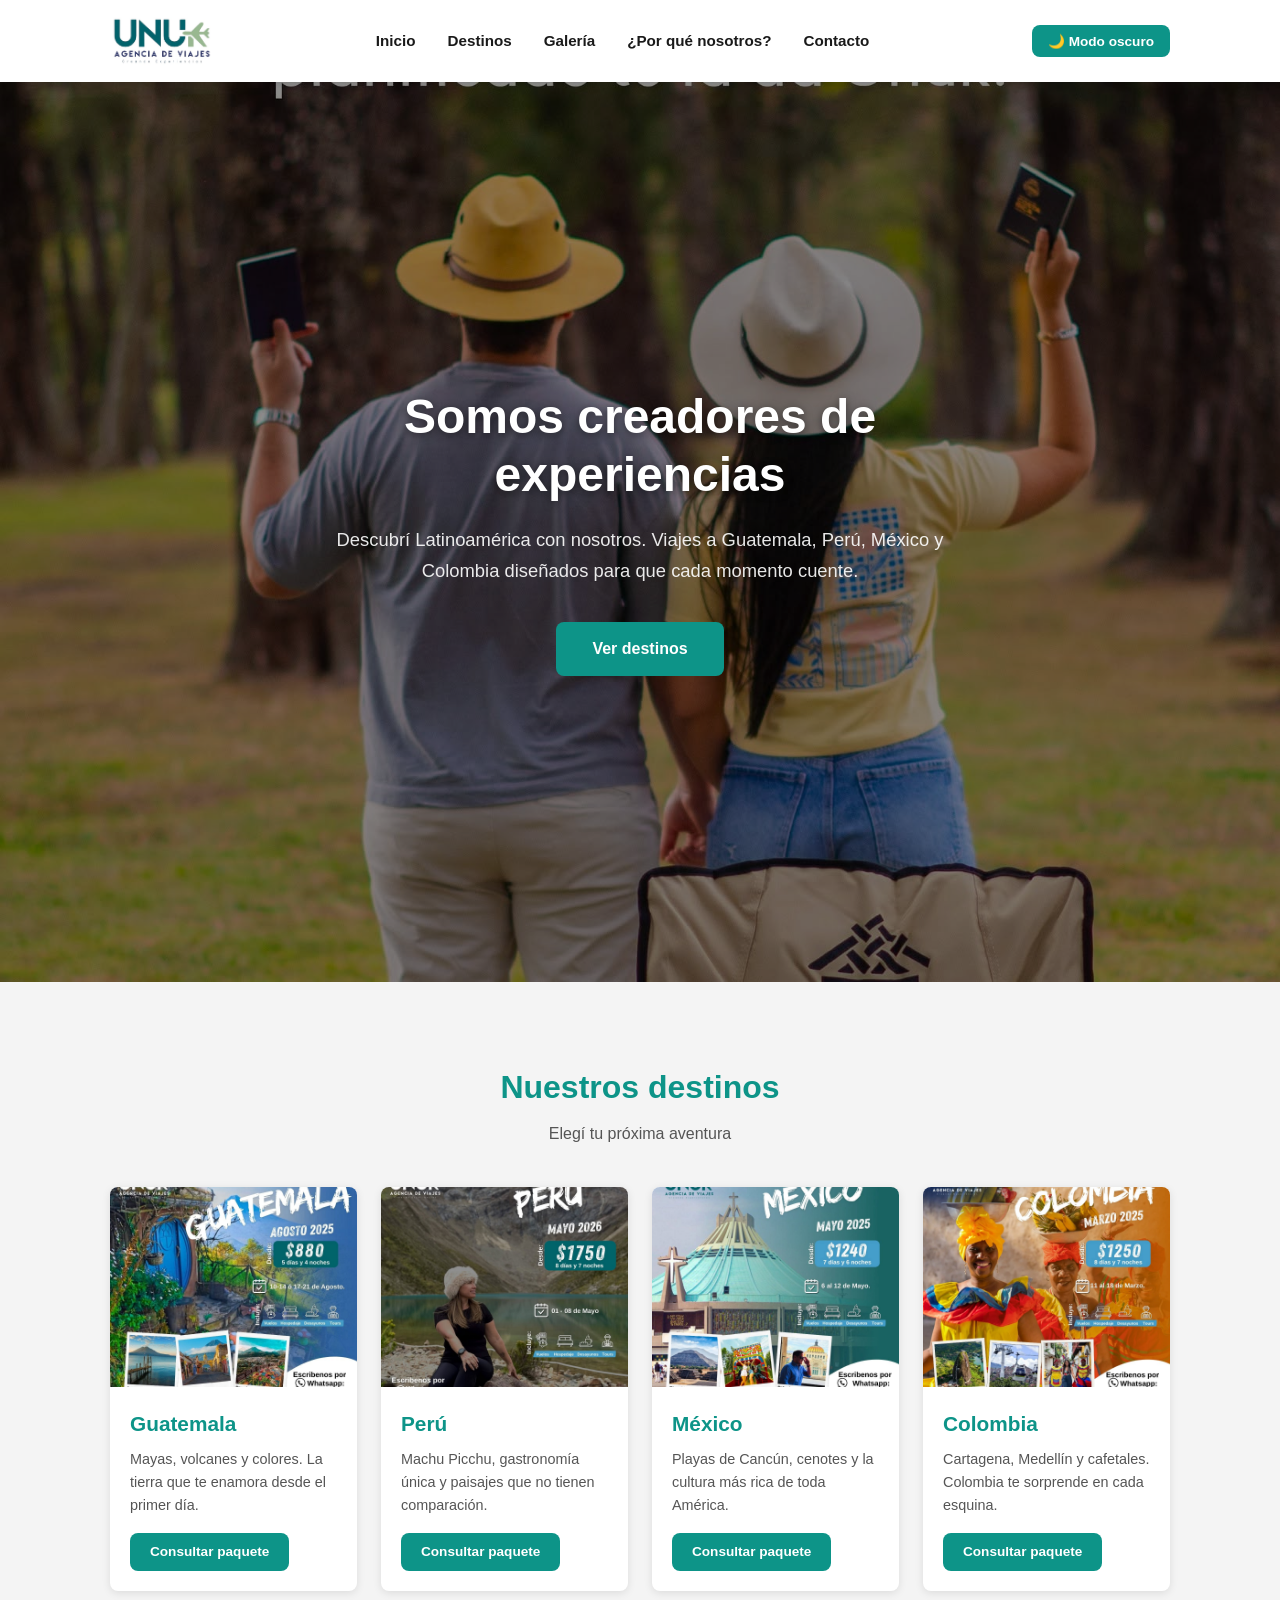
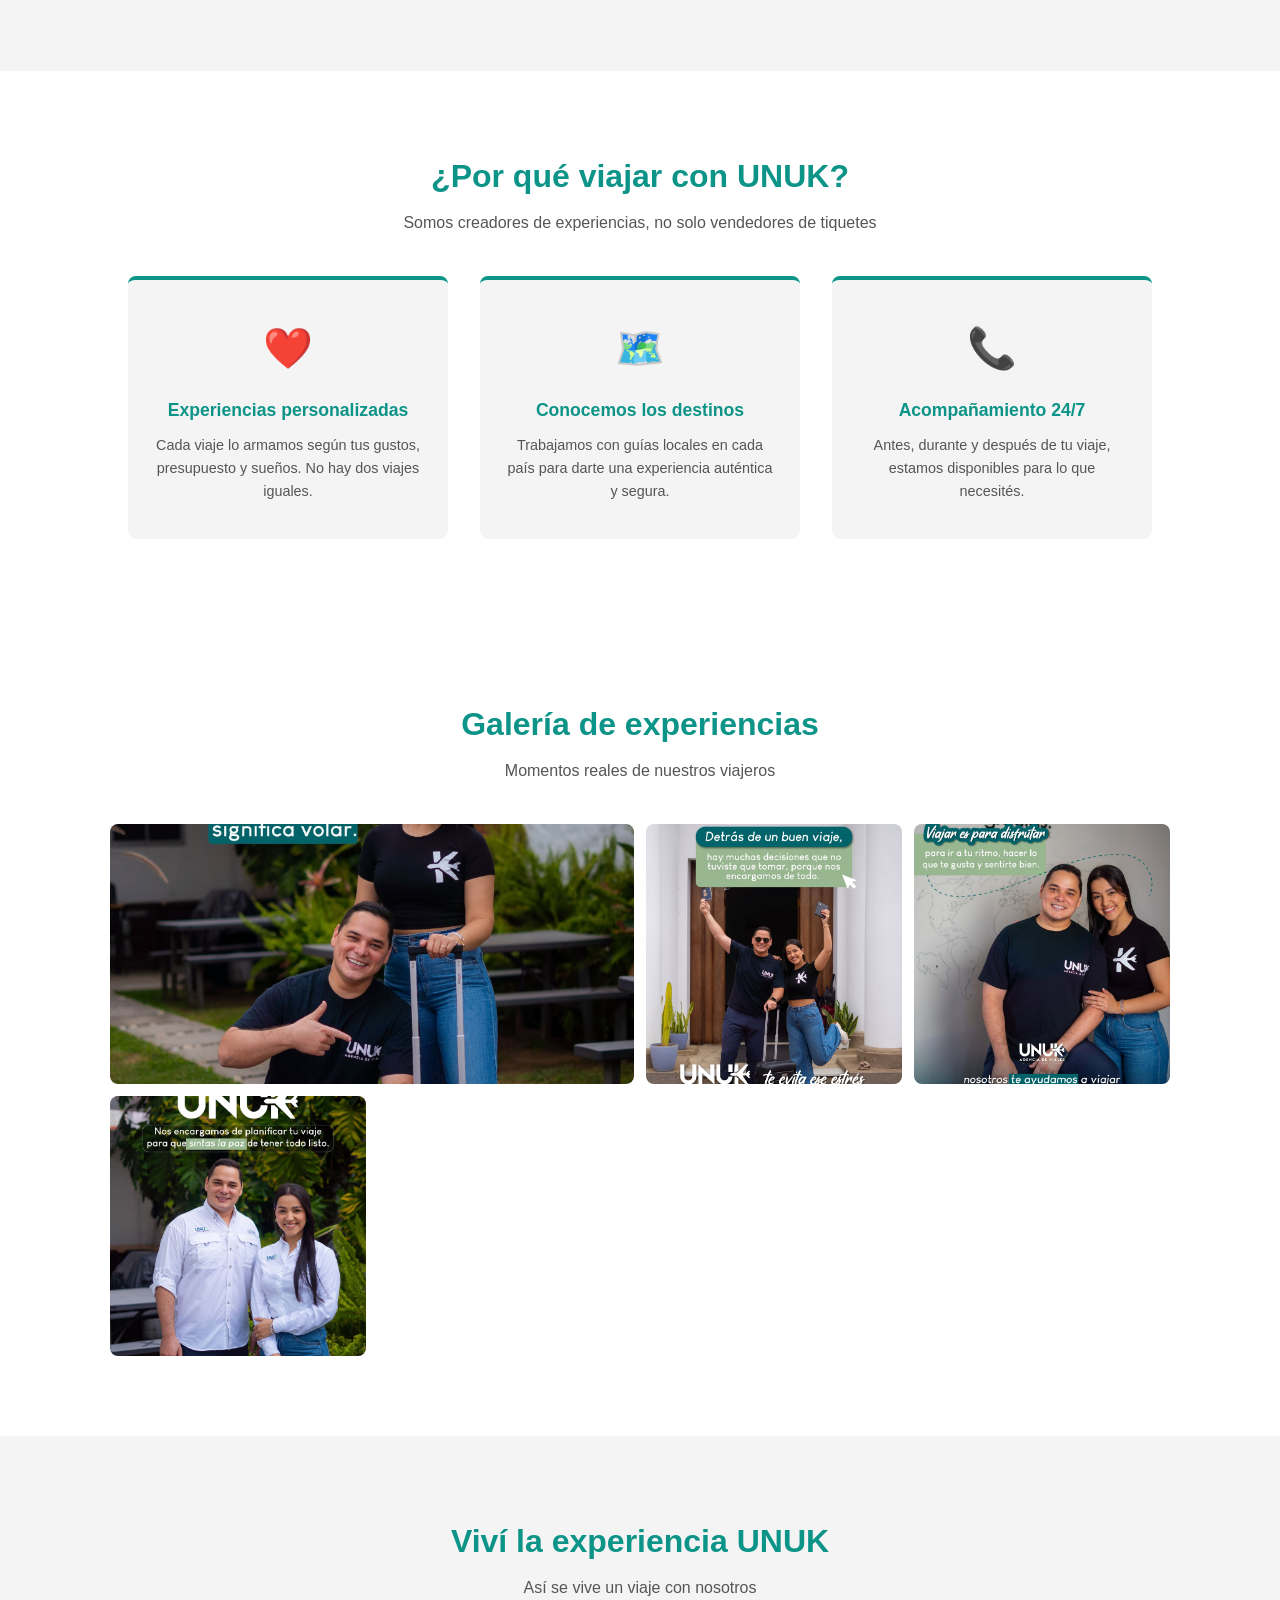
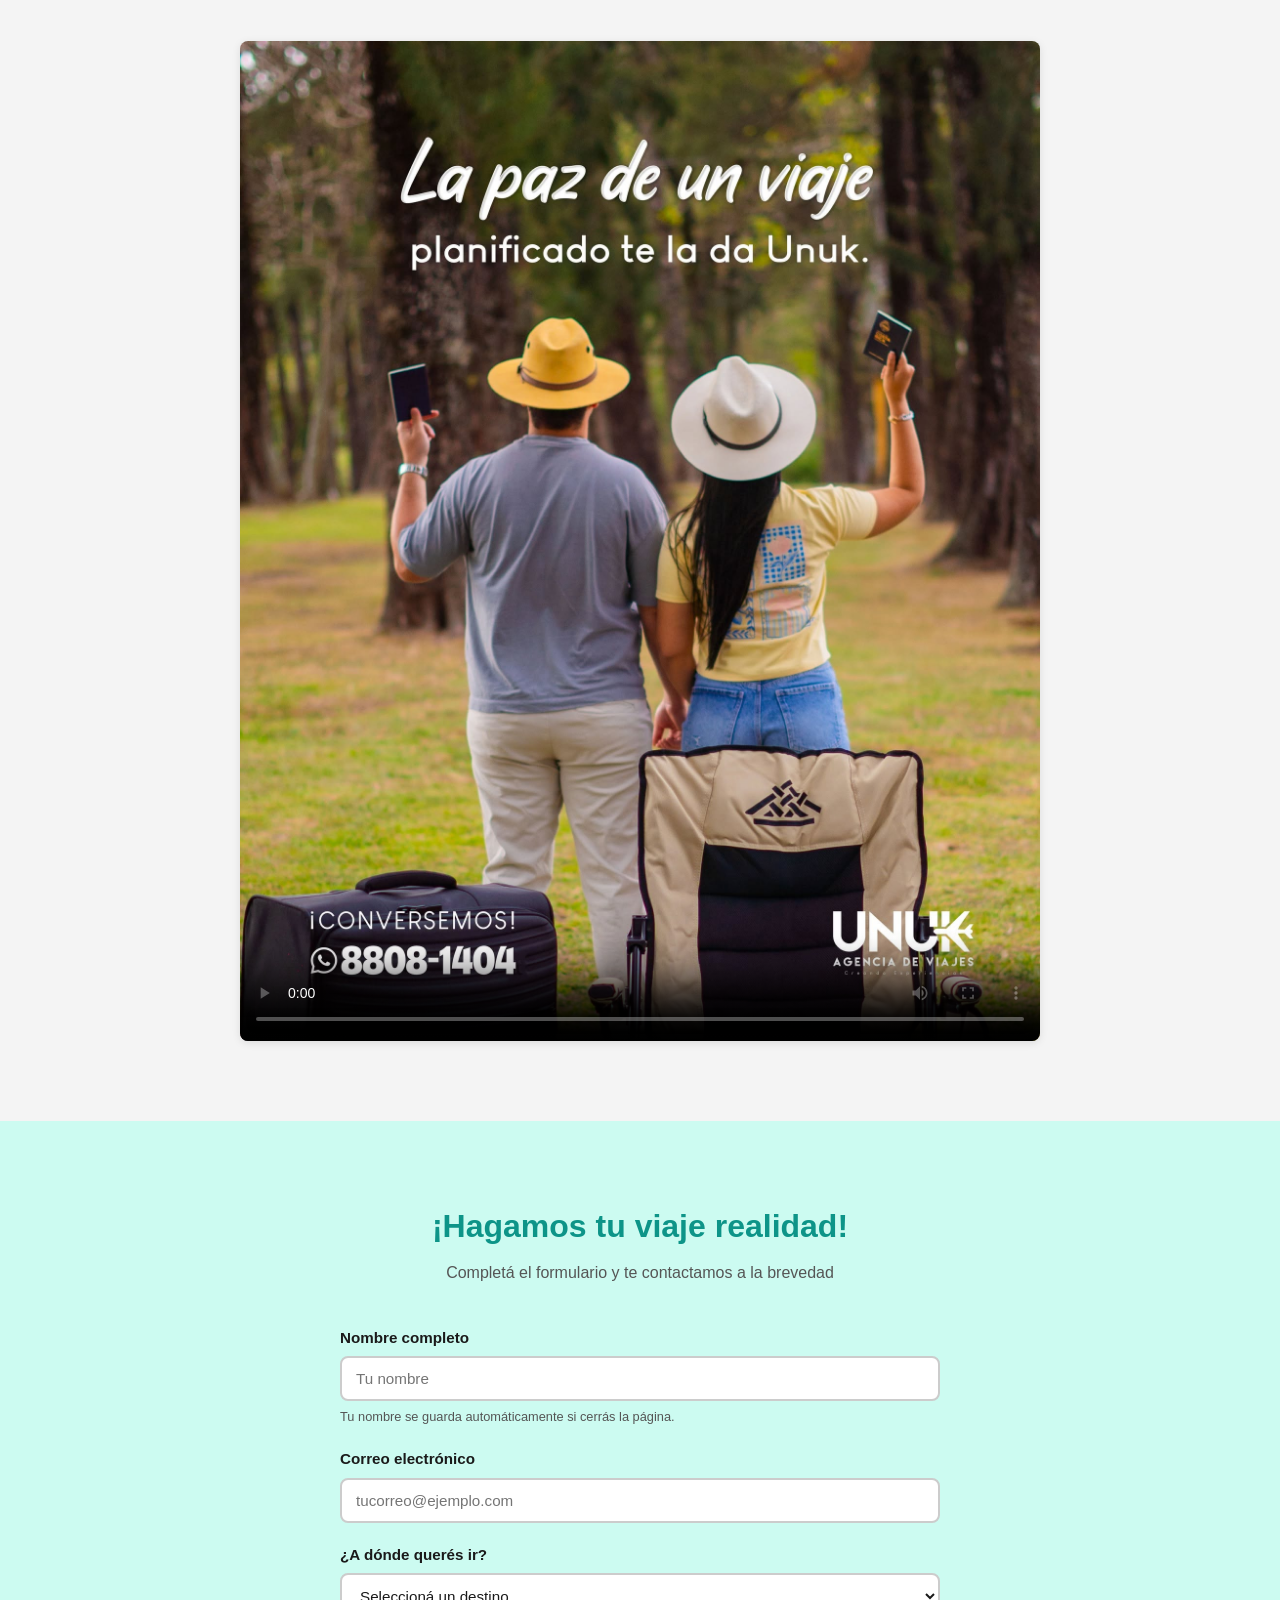
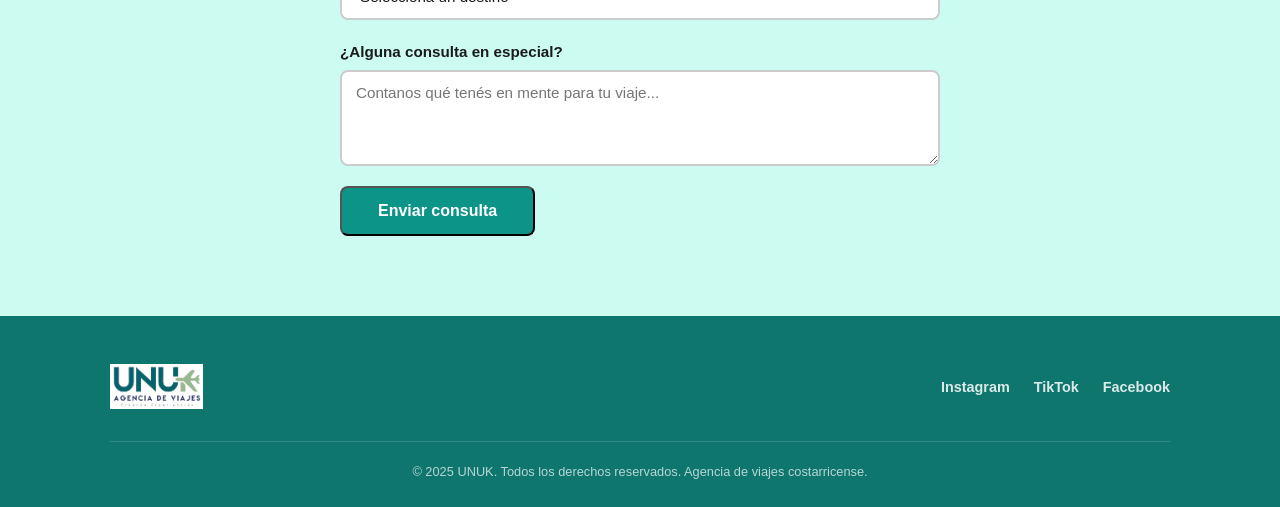
<file: lab01/index.html>
<!DOCTYPE html>
<!-- Le digo al navegador que esto es HTML5 -->
<html lang="es">

<head>
  <meta charset="UTF-8">
  <meta name="viewport" content="width=device-width, initial-scale=1.0">
  <meta name="description" content="UNUK agencia de viajes costarricense">
  <title>UNUK | Somos creadores de experiencias</title>
  <link rel="stylesheet" href="css/styles.css">
</head>

<body>

     <!-- Enlace para saltar la navegación — solo visible al navegar con Tab.
     Permite a usuarios de teclado ir directo al contenido sin pasar por el menú -->
    <a href="#inicio" class="saltar-contenido">Saltar al contenido principal</a>

  <!-- =========================================
       MENÚ DE NAVEGACIÓN
  ========================================= -->
  <header class="header">
    <nav class="navbar" aria-label="Menú principal">

      <!-- Logo que al hacer clic lleva al inicio -->
      <a href="#inicio" class="logo-link">
        <img src="assets/logo.png" alt="Logo de UNUK agencia de viajes" class="logo">
      </a>

      <!-- Lista de enlaces del menú -->
      <ul class="nav-lista"> 
        <li><a href="#inicio" class="nav-link">Inicio</a></li>
        <li><a href="#destinos" class="nav-link">Destinos</a></li>
        <li><a href="#galeria" class="nav-link">Galería</a></li>
        <li><a href="#nosotros" class="nav-link">¿Por qué nosotros?</a></li>
        <li><a href="#contacto" class="nav-link">Contacto</a></li>
      </ul>

    
      <!-- Botón modo oscuro -->
      <button class="btn-modo-oscuro" id="btnModoOscuro" aria-label="Cambiar a modo oscuro">
        🌙 Modo oscuro
      </button>

      <!-- Botón hamburguesa — solo aparece en celular, el CSS lo oculta en desktop -->
      <button class="btn-menu" id="btnMenu" aria-label="Abrir menú de navegación" aria-expanded="false">
        ☰
      </button>

    </nav>
  </header>
  


  <!-- =========================================
       CONTENIDO PRINCIPAL
  ========================================= -->
  <main>

    <!-- =========================================
         HERO — La primera sección grande con el slogan
    ========================================= -->
    <section id="inicio" class="hero" aria-label="Bienvenida UNUK">
      <div class="hero-contenido">
        <h1 class="hero-titulo">Somos creadores de experiencias</h1>
        <p class="hero-subtitulo">
          Descubrí Latinoamérica con nosotros. Viajes a Guatemala, Perú, México y Colombia
          diseñados para que cada momento cuente.
        </p>
        <!-- Este botón lleva directo a la sección de destinos -->
        <a href="#destinos" class="btn-principal">Ver destinos</a>
      </div>
    </section>


    <!-- =========================================
         DESTINOS — Las 4 tarjetas de países
         Uso CSS Grid para que queden en cuadrícula
    ========================================= -->
    <section id="destinos" class="seccion-destinos">
      <div class="contenedor">
        <h2 class="titulo-seccion">Nuestros destinos</h2>
        <p class="subtitulo-seccion">Elegí tu próxima aventura</p>

        <!-- Cada tarjeta es un article porque es contenido independiente -->
        <div class="grid-destinos">

          <article class="tarjeta-destino">
            <img src="assets/destino-guatemala.jpg" alt="Antigua Guatemala con volcán al fondo" class="tarjeta-img">
            <div class="tarjeta-info">
              <h3>Guatemala</h3>
              <p>Mayas, volcanes y colores. La tierra que te enamora desde el primer día.</p>
              <a href="#contacto" class="btn-tarjeta" aria-label="Consultar paquete a Guatemala">Consultar paquete</a>
            </div>
          </article>

          <article class="tarjeta-destino">
            <img src="assets/destino-peru.jpg" alt="Machu Picchu en las montañas de Perú" class="tarjeta-img">
            <div class="tarjeta-info">
              <h3>Perú</h3>
              <p>Machu Picchu, gastronomía única y paisajes que no tienen comparación.</p>
              <a href="#contacto" class="btn-tarjeta" aria-label="Consultar paquete a Perú">Consultar paquete</a>
            </div>
          </article>

          <article class="tarjeta-destino">
            <img src="assets/destino-mexico.jpg" alt="Cenote azul turquesa en la Riviera Maya" class="tarjeta-img">
            <div class="tarjeta-info">
              <h3>México</h3>
              <p>Playas de Cancún, cenotes y la cultura más rica de toda América.</p>
              <a href="#contacto" class="btn-tarjeta" aria-label="Consultar paquete a México">Consultar paquete</a>
            </div>
          </article>

          <article class="tarjeta-destino">
            <img src="assets/destino-colombia.jpg" alt="Ciudad colorida de Cartagena de Indias" class="tarjeta-img">
            <div class="tarjeta-info">
              <h3>Colombia</h3>
              <p>Cartagena, Medellín y cafetales. Colombia te sorprende en cada esquina.</p>
              <a href="#contacto" class="btn-tarjeta" aria-label="Consultar paquete a Colombia">Consultar paquete</a>
            </div>
          </article>

        </div>
      </div>
    </section>


    <!-- =========================================
         ¿POR QUÉ NOSOTROS? — Las ventajas de UNUK
         Uso Flexbox para acomodar los tres bloques en fila
    ========================================= -->
    <section id="nosotros" class="seccion-nosotros">
      <div class="contenedor">
        <h2 class="titulo-seccion">¿Por qué viajar con UNUK?</h2>
        <p class="subtitulo-seccion">Somos creadores de experiencias, no solo vendedores de tiquetes</p>

        <!-- Estos tres divs los pongo en fila con Flexbox en el CSS -->
        <div class="flex-ventajas">

          <div class="ventaja">
            <!-- role="img" y aria-label explican el ícono a lectores de pantalla -->
            <span class="icono-ventaja" role="img" aria-label="Ícono de corazón">❤️</span>
            <h3>Experiencias personalizadas</h3>
            <p>Cada viaje lo armamos según tus gustos, presupuesto y sueños. No hay dos viajes iguales.</p>
          </div>

          <div class="ventaja">
            <span class="icono-ventaja" role="img" aria-label="Ícono de mapa">🗺️</span>
            <h3>Conocemos los destinos</h3>
            <p>Trabajamos con guías locales en cada país para darte una experiencia auténtica y segura.</p>
          </div>

          <div class="ventaja">
            <span class="icono-ventaja" role="img" aria-label="Ícono de teléfono">📞</span>
            <h3>Acompañamiento 24/7</h3>
            <p>Antes, durante y después de tu viaje, estamos disponibles para lo que necesités.</p>
          </div>

        </div>
      </div>
    </section>

<!-- =========================================
         GALERÍA — Fotos de los destinos en cuadrícula
         También uso CSS Grid aquí
    ========================================= -->
    <section id="galeria" class="seccion-galeria">
      <div class="contenedor">
        <h2 class="titulo-seccion">Galería de experiencias</h2>
        <p class="subtitulo-seccion">Momentos reales de nuestros viajeros</p>

        <!-- Grid de fotos, en el CSS le digo cuántas columnas tiene -->
        <div class="grid-galeria">
          <img src="assets/gallery1.jpg" alt="Viajeros explorando ruinas mayas en Guatemala" class="foto-galeria">
          <img src="assets/gallery2.jpg" alt="Amanecer sobre Machu Picchu en Perú" class="foto-galeria">
          <img src="assets/gallery3.jpg" alt="Grupo nadando en un cenote en México" class="foto-galeria">
          <img src="assets/gallery4.jpg" alt="Calles históricas del centro de Cartagena" class="foto-galeria">
        </div>
      </div>
    </section>


    <!-- =========================================
         VIDEO — Video promocional de UNUK
         El atributo controls muestra los botones de play, volumen, etc.
         El poster es la imagen que aparece antes de darle play
    ========================================= -->
    <section id="video" class="seccion-video" aria-label="Video promocional de UNUK">
      <div class="contenedor">
        <h2 class="titulo-seccion">Viví la experiencia UNUK</h2>
        <p class="subtitulo-seccion">Así se vive un viaje con nosotros</p>

        <div class="video-contenedor">
          <video
            controls
            poster="assets/hero.jpg"
            aria-label="Video promocional de UNUK mostrando destinos de viaje"
            class="video-principal">
            <source src="assets/video1.mp4" type="video/mp4">
            <source src="assets/video2.mp4" type="video/mp4">
            <!-- Este mensaje solo aparece si el navegador no soporta video HTML5 -->
            Tu navegador no puede reproducir este video.
          </video>
        </div>
      </div>
    </section>


    <!-- =========================================
         CONTACTO — Formulario de consultas
         El nombre se guarda en localStorage con script.js
    ========================================= -->
    <section id="contacto" class="seccion-contacto">
      <div class="contenedor">
        <h2 class="titulo-seccion">¡Hagamos tu viaje realidad!</h2>
        <p class="subtitulo-seccion">Completá el formulario y te contactamos a la brevedad</p>

        <form class="formulario" id="formContacto" novalidate>

          <div class="campo-form">
            <label for="nombre">Nombre completo</label>
            <input
              type="text"
              id="nombre"
              name="nombre"
              placeholder="Tu nombre"
              autocomplete="name"
              aria-describedby="nombre-ayuda"
              required>
            <!-- aria-describedby conecta este texto de ayuda con el campo de arriba -->
            <span id="nombre-ayuda" class="ayuda-campo">
              Tu nombre se guarda automáticamente si cerrás la página.
            </span>
          </div>

          <div class="campo-form">
            <label for="email">Correo electrónico</label>
            <input
              type="email"
              id="email"
              name="email"
              placeholder="tucorreo@ejemplo.com"
              autocomplete="email"
              required>
          </div>

          <div class="campo-form">
            <label for="destino">¿A dónde querés ir?</label>
            <select id="destino" name="destino" required>
              <option value="" disabled selected>Seleccioná un destino</option>
              <option value="guatemala">Guatemala</option>
              <option value="peru">Perú</option>
              <option value="mexico">México</option>
              <option value="colombia">Colombia</option>
            </select>
          </div>

          <div class="campo-form">
            <label for="mensaje">¿Alguna consulta en especial?</label>
            <textarea
              id="mensaje"
              name="mensaje"
              rows="4"
              placeholder="Contanos qué tenés en mente para tu viaje..."></textarea>
          </div>

          <button type="submit" class="btn-principal">Enviar consulta</button>

          <!-- Este párrafo aparece después de enviar, lo maneja script.js -->
          <!-- El hidden lo oculta, el aria-live avisa al lector de pantalla cuando aparece -->
          <p class="mensaje-enviado" id="mensajeEnviado" aria-live="polite" hidden>
            ✅ ¡Tu mensaje fue enviado! Te contactamos pronto.
          </p>

        </form>
      </div>
    </section>

  </main>


  <!-- =========================================
       FOOTER — Pie de página con redes sociales
  ========================================= -->
  <footer class="footer">
    <div class="contenedor">

      <!-- Fila superior: logo y enlaces a redes -->
      <div class="footer-top">
        <img src="assets/logo.png" alt="Logo de UNUK agencia de viajes" class="footer-logo">

        <!-- nav adentro del footer para las redes, tiene su propio aria-label -->
        <nav aria-label="Redes sociales de UNUK">
          <ul class="redes-lista">
            <li>
              <a href="https://www.instagram.com/viajaunuk/" target="_blank" rel="noopener noreferrer" aria-label="Instagram de UNUK, abre en nueva pestaña">
                Instagram
              </a>
            </li>
            <li>
              <a href="https://www.tiktok.com/@viajaunuk" target="_blank" rel="noopener noreferrer" aria-label="TikTok de UNUK, abre en nueva pestaña">
                TikTok
              </a>
            </li>
            <li>
              <a href="https://www.facebook.com/viajaunuk" target="_blank" rel="noopener noreferrer" aria-label="Facebook de UNUK, abre en nueva pestaña">
                Facebook
              </a>
            </li>
          </ul>
        </nav>
      </div>

      <p class="footer-copy">
        &copy; 2025 UNUK. Todos los derechos reservados. Agencia de viajes costarricense.
      </p>

    </div>
  </footer>

  <script src="js/script.js"></script>

</body>
</html>
</file>
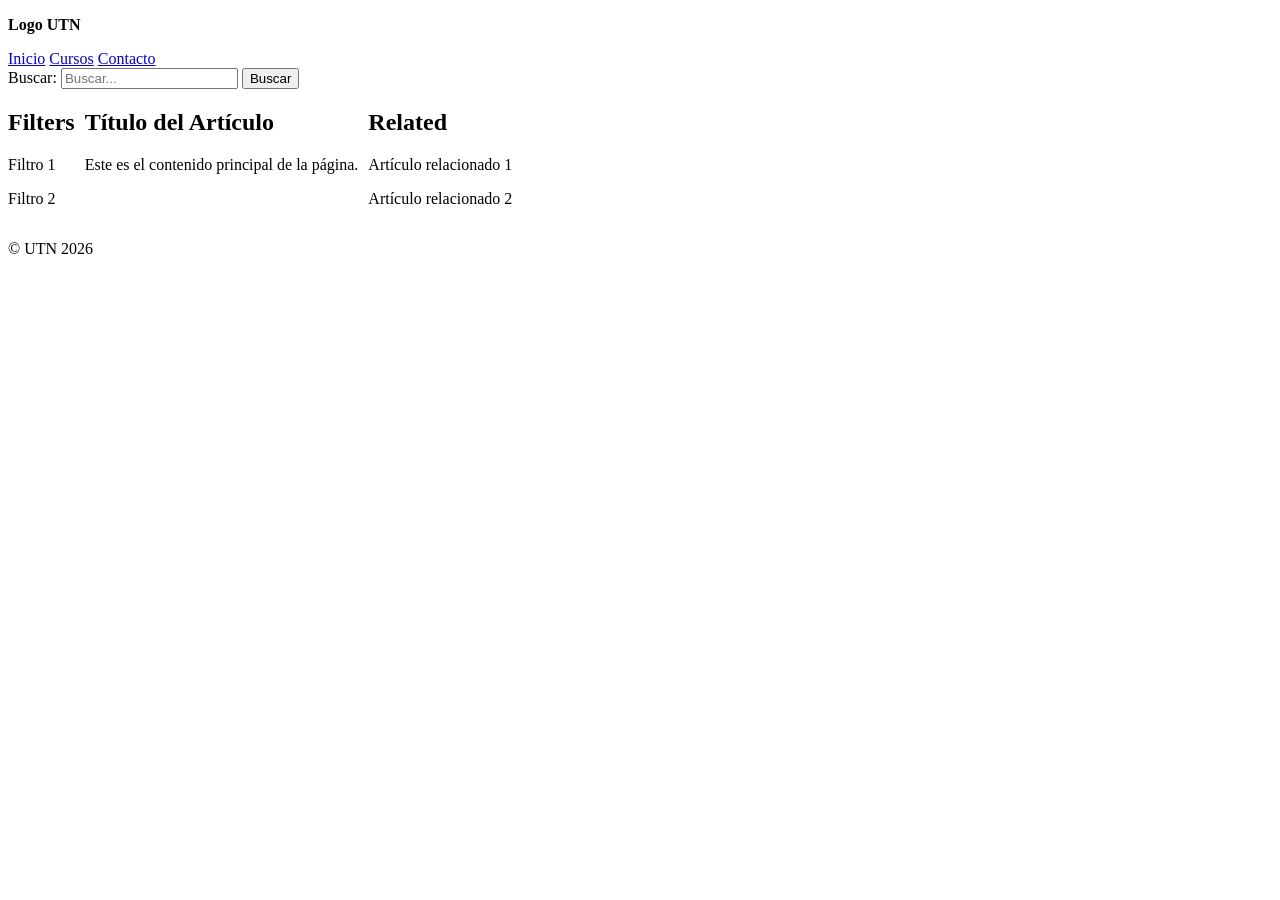
<file: semana 2/index.html>
<!DOCTYPE html>
<html lang="en">
<head>
    <meta charset="UTF-8">
    <meta name="viewport" content="width=device-width, initial-scale=1.0">
    <title>Document</title>
</head>
<body>
    <!-- HEADER con logo, nav y buscador -->
<header>
  <p><strong>Logo UTN</strong></p>

  <nav>
    <a href="#">Inicio</a>
    <a href="#">Cursos</a>
    <a href="#">Contacto</a>
  </nav>

  <!-- Formulario de búsqueda (requisito del profesor) -->
  <label for="busqueda">Buscar:</label>
  <input type="search" id="busqueda" placeholder="Buscar...">
  <button type="button">Buscar</button>
</header>

<!-- CONTENIDO PRINCIPAL: 3 columnas -->
<div style="display: flex; gap: 10px;">

  <!-- Columna izquierda: Filtros -->
  <aside>
    <h2>Filters</h2>
    <p>Filtro 1</p>
    <p>Filtro 2</p>
  </aside>

  <!-- Columna central: Contenido principal -->
  <main>
    <article>
      <h1>Título del Artículo</h1>
      <p>Este es el contenido principal de la página.</p>
    </article>
  </main>

  <!-- Columna derecha: Relacionados -->
  <aside>
    <h2>Related</h2>
    <p>Artículo relacionado 1</p>
    <p>Artículo relacionado 2</p>
  </aside>

</div>

<!-- FOOTER -->
<footer>
  <p>© UTN 2026</p>
</footer>
</body>
</html>
</file>
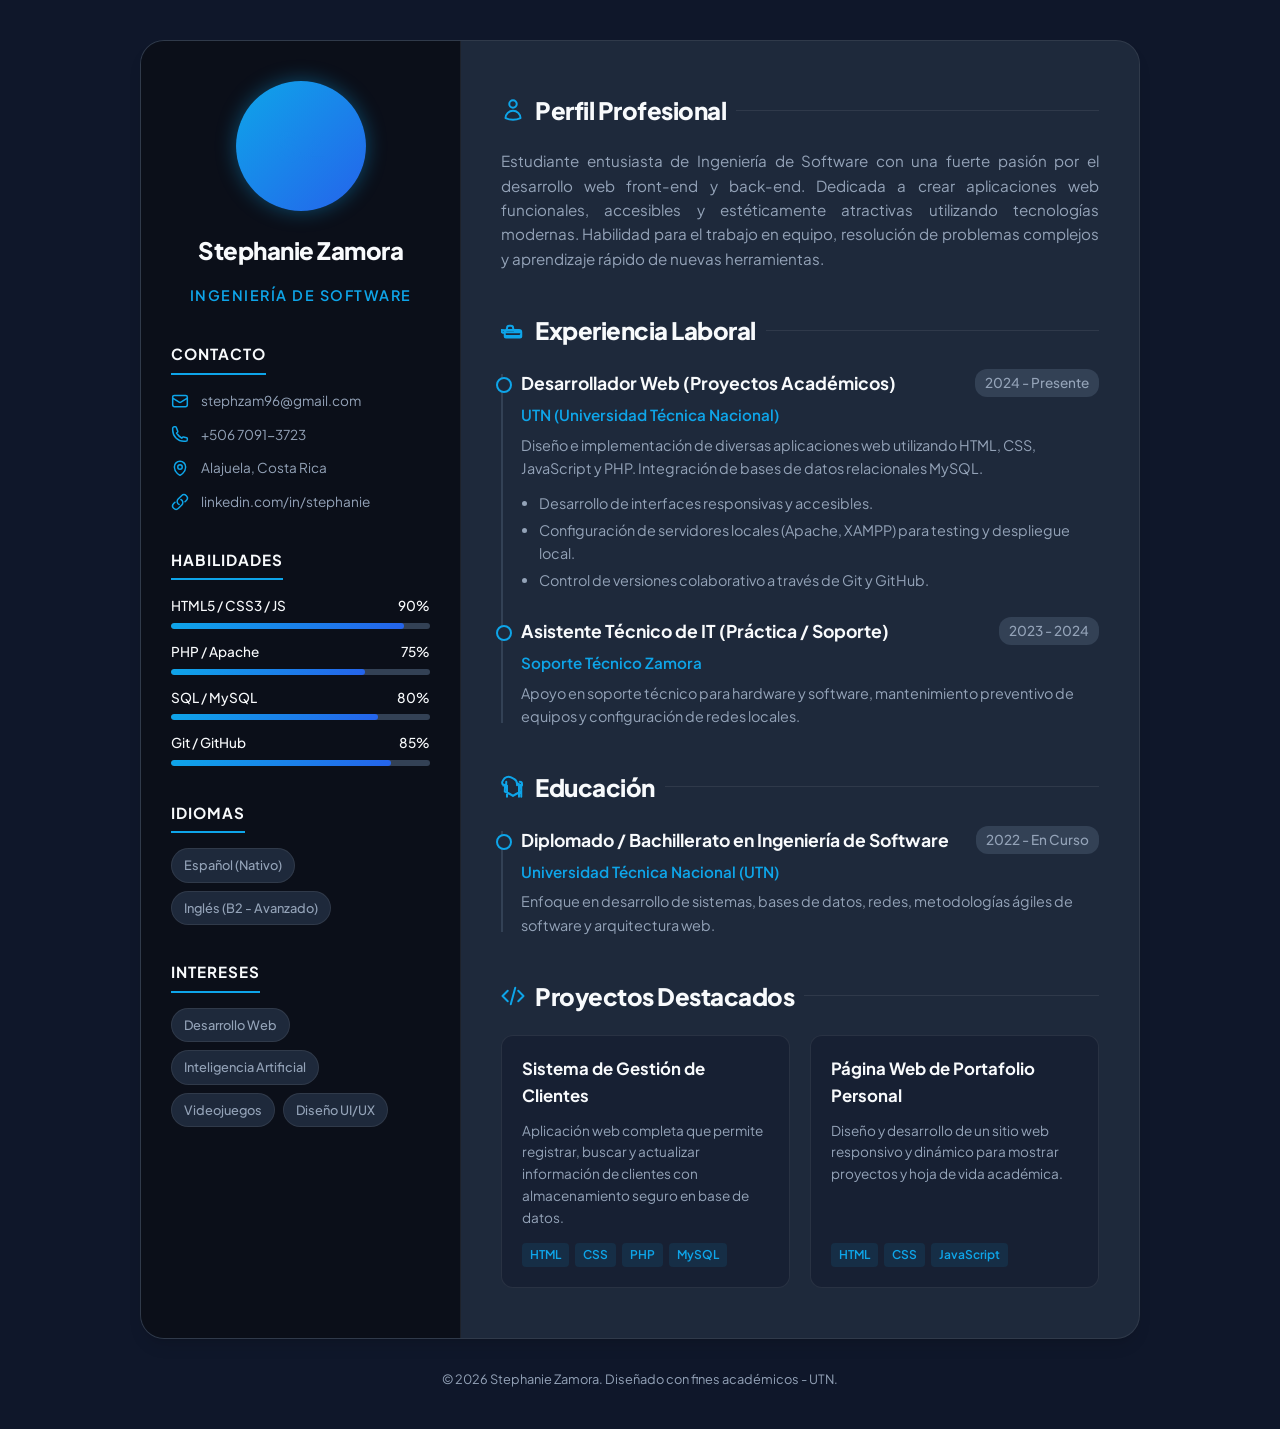
<file: semana 2/CV.html>
<!DOCTYPE html>
<html lang="es">
<head>
    <meta charset="UTF-8">
    <meta name="viewport" content="width=device-width, initial-scale=1.0">
    <title>Curriculum Vitae | Stephanie Zamora</title>
    <!-- Google Fonts -->
    <link rel="preconnect" href="https://fonts.googleapis.com">
    <link rel="preconnect" href="https://fonts.gstatic.com" crossorigin>
    <link href="https://fonts.googleapis.com/css2?family=Plus+Jakarta+Sans:wght@300;400;500;600;700;800&display=swap" rel="stylesheet">
    <style>
        :root {
            --bg-primary: #0f172a;
            --bg-secondary: #1e293b;
            --bg-tertiary: #334155;
            --text-primary: #f8fafc;
            --text-secondary: #94a3b8;
            --accent: #0ea5e9;
            --accent-gradient: linear-gradient(135deg, #0ea5e9 0%, #2563eb 100%);
            --accent-light: rgba(14, 165, 233, 0.1);
            --border: rgba(255, 255, 255, 0.08);
            --shadow-sm: 0 1px 2px 0 rgb(0 0 0 / 0.05);
            --shadow-md: 0 4px 6px -1px rgb(0 0 0 / 0.1), 0 2px 4px -2px rgb(0 0 0 / 0.1);
            --shadow-lg: 0 10px 15px -3px rgb(0 0 0 / 0.1), 0 4px 6px -4px rgb(0 0 0 / 0.1);
            --radius-sm: 8px;
            --radius-md: 12px;
            --radius-lg: 24px;
            --transition: all 0.3s cubic-bezier(0.4, 0, 0.2, 1);
        }

        * {
            margin: 0;
            padding: 0;
            box-sizing: border-box;
        }

        body {
            font-family: 'Plus Jakarta Sans', sans-serif;
            background-color: var(--bg-primary);
            color: var(--text-primary);
            line-height: 1.6;
            min-height: 100vh;
            display: flex;
            justify-content: center;
            align-items: flex-start;
            padding: 40px 20px;
        }

        /* CV Container */
        .cv-container {
            width: 100%;
            max-width: 1000px;
            background-color: var(--bg-secondary);
            border-radius: var(--radius-lg);
            border: 1px solid var(--border);
            box-shadow: var(--shadow-lg);
            overflow: hidden;
            display: grid;
            grid-template-columns: 320px 1fr;
            backdrop-filter: blur(10px);
        }

        /* Left Column (Sidebar) */
        .sidebar {
            background-color: #0b0f19;
            padding: 40px 30px;
            border-right: 1px solid var(--border);
            display: flex;
            flex-direction: column;
            gap: 35px;
        }

        .profile-section {
            text-align: center;
            display: flex;
            flex-direction: column;
            align-items: center;
            gap: 15px;
        }

        .avatar-container {
            width: 130px;
            height: 130px;
            border-radius: 50%;
            background: var(--accent-gradient);
            padding: 4px;
            box-shadow: 0 0 20px rgba(14, 165, 233, 0.4);
            display: flex;
            justify-content: center;
            align-items: center;
            position: relative;
            overflow: hidden;
        }

        /* Decorative initials inside avatar */
        .avatar-placeholder {
            width: 100%;
            height: 100%;
            border-radius: 50%;
            background-color: #0b0f19;
            display: flex;
            justify-content: center;
            align-items: center;
            font-size: 2.5rem;
            font-weight: 800;
            color: #fff;
            background-image: var(--accent-gradient);
            -webkit-background-clip: text;
            -webkit-text-fill-color: transparent;
        }

        .profile-name {
            font-size: 1.5rem;
            font-weight: 800;
            color: var(--text-primary);
            letter-spacing: -0.5px;
            margin-top: 5px;
        }

        .profile-title {
            font-size: 0.9rem;
            font-weight: 600;
            color: var(--accent);
            text-transform: uppercase;
            letter-spacing: 1.5px;
        }

        /* Sidebar Sections */
        .sidebar-section {
            display: flex;
            flex-direction: column;
            gap: 15px;
        }

        .sidebar-section-title {
            font-size: 0.95rem;
            font-weight: 700;
            text-transform: uppercase;
            letter-spacing: 1px;
            color: var(--text-primary);
            border-bottom: 2px solid var(--accent);
            padding-bottom: 6px;
            width: fit-content;
        }

        .contact-list {
            list-style: none;
            display: flex;
            flex-direction: column;
            gap: 12px;
        }

        .contact-item {
            display: flex;
            align-items: center;
            gap: 12px;
            font-size: 0.85rem;
            color: var(--text-secondary);
        }

        .contact-item svg {
            width: 18px;
            height: 18px;
            color: var(--accent);
            flex-shrink: 0;
        }

        /* Skills */
        .skills-list {
            display: flex;
            flex-direction: column;
            gap: 12px;
        }

        .skill-item {
            display: flex;
            flex-direction: column;
            gap: 6px;
        }

        .skill-info {
            display: flex;
            justify-content: space-between;
            font-size: 0.85rem;
            font-weight: 500;
        }

        .skill-bar {
            height: 6px;
            background-color: var(--bg-tertiary);
            border-radius: 3px;
            overflow: hidden;
        }

        .skill-progress {
            height: 100%;
            background: var(--accent-gradient);
            border-radius: 3px;
            transition: var(--transition);
        }

        /* Languages & Interests */
        .badge-container {
            display: flex;
            flex-wrap: wrap;
            gap: 8px;
        }

        .badge {
            background-color: var(--bg-secondary);
            border: 1px solid var(--border);
            color: var(--text-secondary);
            padding: 6px 12px;
            border-radius: 20px;
            font-size: 0.8rem;
            font-weight: 500;
            transition: var(--transition);
        }

        .badge:hover {
            color: var(--accent);
            border-color: var(--accent);
            background-color: var(--accent-light);
            transform: translateY(-2px);
        }

        /* Right Column (Main Content) */
        .main-content {
            padding: 50px 40px;
            display: flex;
            flex-direction: column;
            gap: 40px;
        }

        /* Section Container */
        .section {
            display: flex;
            flex-direction: column;
            gap: 20px;
        }

        .section-title {
            font-size: 1.5rem;
            font-weight: 800;
            color: var(--text-primary);
            display: flex;
            align-items: center;
            gap: 10px;
            letter-spacing: -0.5px;
        }

        .section-title::after {
            content: '';
            flex: 1;
            height: 1px;
            background-color: var(--border);
        }

        .section-title svg {
            width: 24px;
            height: 24px;
            color: var(--accent);
        }

        .profile-desc {
            color: var(--text-secondary);
            font-size: 0.95rem;
            text-align: justify;
        }

        /* Timeline Items */
        .timeline {
            display: flex;
            flex-direction: column;
            gap: 25px;
            position: relative;
            padding-left: 20px;
        }

        .timeline::before {
            content: '';
            position: absolute;
            left: 0;
            top: 5px;
            bottom: 5px;
            width: 2px;
            background-color: var(--bg-tertiary);
        }

        .timeline-item {
            position: relative;
            display: flex;
            flex-direction: column;
            gap: 6px;
        }

        .timeline-item::before {
            content: '';
            position: absolute;
            left: -25px;
            top: 8px;
            width: 12px;
            height: 12px;
            border-radius: 50%;
            background-color: var(--bg-secondary);
            border: 2px solid var(--accent);
            transition: var(--transition);
        }

        .timeline-item:hover::before {
            background-color: var(--accent);
            box-shadow: 0 0 10px var(--accent);
        }

        .timeline-header {
            display: flex;
            justify-content: space-between;
            align-items: flex-start;
            flex-wrap: wrap;
            gap: 5px;
        }

        .timeline-role {
            font-size: 1.1rem;
            font-weight: 700;
            color: var(--text-primary);
        }

        .timeline-company {
            font-size: 0.95rem;
            font-weight: 600;
            color: var(--accent);
        }

        .timeline-date {
            font-size: 0.85rem;
            font-weight: 500;
            color: var(--text-secondary);
            background-color: var(--bg-tertiary);
            padding: 3px 10px;
            border-radius: 12px;
        }

        .timeline-desc {
            font-size: 0.9rem;
            color: var(--text-secondary);
        }

        .timeline-list {
            margin-top: 6px;
            padding-left: 18px;
            display: flex;
            flex-direction: column;
            gap: 4px;
        }

        .timeline-list li {
            font-size: 0.9rem;
            color: var(--text-secondary);
        }

        /* Projects Grid */
        .projects-grid {
            display: grid;
            grid-template-columns: 1fr 1fr;
            gap: 20px;
        }

        .project-card {
            background-color: #172033;
            border: 1px solid var(--border);
            border-radius: var(--radius-md);
            padding: 20px;
            display: flex;
            flex-direction: column;
            gap: 10px;
            transition: var(--transition);
        }

        .project-card:hover {
            transform: translateY(-4px);
            border-color: rgba(14, 165, 233, 0.4);
            box-shadow: var(--shadow-md);
        }

        .project-title {
            font-size: 1.05rem;
            font-weight: 700;
            color: var(--text-primary);
        }

        .project-desc {
            font-size: 0.85rem;
            color: var(--text-secondary);
            flex-grow: 1;
        }

        .project-tags {
            display: flex;
            flex-wrap: wrap;
            gap: 6px;
            margin-top: 5px;
        }

        .project-tag {
            font-size: 0.75rem;
            color: var(--accent);
            background-color: var(--accent-light);
            padding: 2px 8px;
            border-radius: 4px;
            font-weight: 600;
        }

        /* Footer */
        .cv-footer {
            margin-top: 30px;
            text-align: center;
            font-size: 0.8rem;
            color: var(--text-secondary);
        }

        /* Responsive Design */
        @media (max-width: 900px) {
            .cv-container {
                grid-template-columns: 1fr;
            }
            .sidebar {
                border-right: none;
                border-bottom: 1px solid var(--border);
            }
            .projects-grid {
                grid-template-columns: 1fr;
            }
        }
    </style>
</head>
<body>

    <div>
        <main class="cv-container">
            <!-- Sidebar -->
            <aside class="sidebar">
                <!-- Profile section -->
                <div class="profile-section">
                    <div class="avatar-container">
                        <div class="avatar-placeholder">SZ</div>
                    </div>
                    <h1 class="profile-name">Stephanie Zamora</h1>
                    <p class="profile-title">Ingeniería de Software</p>
                </div>

                <!-- Contact -->
                <section class="sidebar-section">
                    <h2 class="sidebar-section-title">Contacto</h2>
                    <ul class="contact-list">
                        <li class="contact-item">
                            <!-- Email icon -->
                            <svg xmlns="http://www.w3.org/2000/svg" fill="none" viewBox="0 0 24 24" stroke-width="2" stroke="currentColor">
                                <path stroke-linecap="round" stroke-linejoin="round" d="M21.75 6.75v10.5a2.25 2.25 0 0 1-2.25 2.25h-15a2.25 2.25 0 0 1-2.25-2.25V6.75m19.5 0A2.25 2.25 0 0 0 19.5 4.5h-15a2.25 2.25 0 0 0-2.25 2.25m19.5 0v.243a2.25 2.25 0 0 1-1.07 1.916l-7.5 4.615a2.25 2.25 0 0 1-2.36 0L3.32 8.91a2.25 2.25 0 0 1-1.07-1.916V6.75" />
                            </svg>
                            <span>stephzam96@gmail.com</span>
                        </li>
                        <li class="contact-item">
                            <!-- Phone icon -->
                            <svg xmlns="http://www.w3.org/2000/svg" fill="none" viewBox="0 0 24 24" stroke-width="2" stroke="currentColor">
                                <path stroke-linecap="round" stroke-linejoin="round" d="M2.25 6.75c0 8.284 6.716 15 15 15h2.25a2.25 2.25 0 0 0 2.25-2.25v-1.372c0-.516-.351-.966-.852-1.091l-4.423-1.106c-.44-.11-.902.055-1.173.417l-.97 1.293c-2.824-1.802-5.181-4.158-6.982-6.982l1.293-.97c.363-.271.527-.734.417-1.173L6.963 3.102a1.125 1.125 0 0 0-1.091-.852H4.5A2.25 2.25 0 0 0 2.25 4.5v2.25Z" />
                            </svg>
                            <span>+506 7091-3723</span>
                        </li>
                        <li class="contact-item">
                            <!-- Location icon -->
                            <svg xmlns="http://www.w3.org/2000/svg" fill="none" viewBox="0 0 24 24" stroke-width="2" stroke="currentColor">
                                <path stroke-linecap="round" stroke-linejoin="round" d="M15 10.5a3 3 0 1 1-6 0 3 3 0 0 1 6 0Z" />
                                <path stroke-linecap="round" stroke-linejoin="round" d="M19.5 10.5c0 7.142-7.5 11.25-7.5 11.25S4.5 17.642 4.5 10.5a7.5 7.5 0 1 1 15 0Z" />
                            </svg>
                            <span>Alajuela, Costa Rica</span>
                        </li>
                        <li class="contact-item">
                            <!-- Link icon -->
                            <svg xmlns="http://www.w3.org/2000/svg" fill="none" viewBox="0 0 24 24" stroke-width="2" stroke="currentColor">
                                <path stroke-linecap="round" stroke-linejoin="round" d="M13.19 8.688a4.5 4.5 0 0 1 1.242 7.244l-4.5 4.5a4.5 4.5 0 0 1-6.364-6.364l1.757-1.757m13.35-.622 1.757-1.757a4.5 4.5 0 0 0-6.364-6.364l-4.5 4.5a4.5 4.5 0 0 0 1.242 7.244" />
                            </svg>
                            <span>linkedin.com/in/stephanie</span>
                        </li>
                    </ul>
                </section>

                <!-- Skills -->
                <section class="sidebar-section">
                    <h2 class="sidebar-section-title">Habilidades</h2>
                    <div class="skills-list">
                        <div class="skill-item">
                            <div class="skill-info">
                                <span>HTML5 / CSS3 / JS</span>
                                <span>90%</span>
                            </div>
                            <div class="skill-bar">
                                <div class="skill-progress" style="width: 90%;"></div>
                            </div>
                        </div>
                        <div class="skill-item">
                            <div class="skill-info">
                                <span>PHP / Apache</span>
                                <span>75%</span>
                            </div>
                            <div class="skill-bar">
                                <div class="skill-progress" style="width: 75%;"></div>
                            </div>
                        </div>
                        <div class="skill-item">
                            <div class="skill-info">
                                <span>SQL / MySQL</span>
                                <span>80%</span>
                            </div>
                            <div class="skill-bar">
                                <div class="skill-progress" style="width: 80%;"></div>
                            </div>
                        </div>
                        <div class="skill-item">
                            <div class="skill-info">
                                <span>Git / GitHub</span>
                                <span>85%</span>
                            </div>
                            <div class="skill-bar">
                                <div class="skill-progress" style="width: 85%;"></div>
                            </div>
                        </div>
                    </div>
                </section>

                <!-- Languages -->
                <section class="sidebar-section">
                    <h2 class="sidebar-section-title">Idiomas</h2>
                    <div class="badge-container">
                        <span class="badge">Español (Nativo)</span>
                        <span class="badge">Inglés (B2 - Avanzado)</span>
                    </div>
                </section>

                <!-- Intereses -->
                <section class="sidebar-section">
                    <h2 class="sidebar-section-title">Intereses</h2>
                    <div class="badge-container">
                        <span class="badge">Desarrollo Web</span>
                        <span class="badge">Inteligencia Artificial</span>
                        <span class="badge">Videojuegos</span>
                        <span class="badge">Diseño UI/UX</span>
                    </div>
                </section>
            </aside>

            <!-- Main Content -->
            <div class="main-content">
                <!-- Profile summary -->
                <section class="section">
                    <h2 class="section-title">
                        <!-- User icon -->
                        <svg xmlns="http://www.w3.org/2000/svg" fill="none" viewBox="0 0 24 24" stroke-width="2" stroke="currentColor">
                            <path stroke-linecap="round" stroke-linejoin="round" d="M15.75 6a3.75 3.75 0 1 1-7.5 0 3.75 3.75 0 0 1 7.5 0ZM4.501 20.118a7.5 7.5 0 0 1 14.998 0A17.933 17.933 0 0 1 12 21.75c-2.676 0-5.216-.584-7.499-1.632Z" />
                        </svg>
                        Perfil Profesional
                    </h2>
                    <p class="profile-desc">
                        Estudiante entusiasta de Ingeniería de Software con una fuerte pasión por el desarrollo web front-end y back-end. Dedicada a crear aplicaciones web funcionales, accesibles y estéticamente atractivas utilizando tecnologías modernas. Habilidad para el trabajo en equipo, resolución de problemas complejos y aprendizaje rápido de nuevas herramientas.
                    </p>
                </section>

                <!-- Experience -->
                <section class="section">
                    <h2 class="section-title">
                        <!-- Briefcase icon -->
                        <svg xmlns="http://www.w3.org/2000/svg" fill="none" viewBox="0 0 24 24" stroke-width="2" stroke="currentColor">
                            <path stroke-linecap="round" stroke-linejoin="round" d="M20.25 14.15v4.25c0 .621-.504 1.125-1.125 1.125H4.875A1.125 1.125 0 0 1 3.75 18.4V14.15m16.5 0c0-1.224-1.007-2.228-2.26-2.127l-3.57.29a2.25 2.25 0 0 1-2.348-2.23v-.08a2.25 2.25 0 0 0-2.25-2.25h-1.5a2.25 2.25 0 0 0-2.25 2.25v.08a2.25 2.25 0 0 1-2.347 2.23l-3.57-.29A2.228 2.228 0 0 0 3.75 14.15m16.5 0v1.5a2.25 2.25 0 0 1-2.25 2.25h-13.5A2.25 2.25 0 0 1 3.75 15.65v-1.5m0 0a2.25 2.25 0 0 1 2.25-2.25h12a2.25 2.25 0 0 1 2.25 2.25Z" />
                        </svg>
                        Experiencia Laboral
                    </h2>
                    <div class="timeline">
                        <div class="timeline-item">
                            <div class="timeline-header">
                                <h3 class="timeline-role">Desarrollador Web (Proyectos Académicos)</h3>
                                <span class="timeline-date">2024 - Presente</span>
                            </div>
                            <span class="timeline-company">UTN (Universidad Técnica Nacional)</span>
                            <p class="timeline-desc">Diseño e implementación de diversas aplicaciones web utilizando HTML, CSS, JavaScript y PHP. Integración de bases de datos relacionales MySQL.</p>
                            <ul class="timeline-list">
                                <li>Desarrollo de interfaces responsivas y accesibles.</li>
                                <li>Configuración de servidores locales (Apache, XAMPP) para testing y despliegue local.</li>
                                <li>Control de versiones colaborativo a través de Git y GitHub.</li>
                            </ul>
                        </div>
                        <div class="timeline-item">
                            <div class="timeline-header">
                                <h3 class="timeline-role">Asistente Técnico de IT (Práctica / Soporte)</h3>
                                <span class="timeline-date">2023 - 2024</span>
                            </div>
                            <span class="timeline-company">Soporte Técnico Zamora</span>
                            <p class="timeline-desc">Apoyo en soporte técnico para hardware y software, mantenimiento preventivo de equipos y configuración de redes locales.</p>
                        </div>
                    </div>
                </section>

                <!-- Education -->
                <section class="section">
                    <h2 class="section-title">
                        <!-- Academic cap icon -->
                        <svg xmlns="http://www.w3.org/2000/svg" fill="none" viewBox="0 0 24 24" stroke-width="2" stroke="currentColor">
                            <path stroke-linecap="round" stroke-linejoin="round" d="M4.26 10.147a60.438 60.438 0 0 0-.491 6.347A48.62 48.62 0 0 1 12 20.904a48.62 48.62 0 0 1 8.231-4.41 60.46 60.46 0 0 0-.491-6.347m-15.482 0a50.636 50.636 0 0 0-2.658-.813A5.906 5.906 0 0 1 1.15 7.151l1.022-2.044a5.906 5.906 0 0 1 7.905-2.659l2.87 1.436a5.906 5.906 0 0 1 3.106 5.178v1.082m-11.83 2.043L3.75 10.5M20.25 10.5l-3.75-2.043m3.75 2.043v11.25m-18-11.25c.062.007.125.007.187.007A2.25 2.25 0 0 0 5.25 8.25V6.75m13.5 0a2.25 2.25 0 0 1 2.25 2.25v1.5M6 10.5v11.25m12-11.25v11.25" />
                        </svg>
                        Educación
                    </h2>
                    <div class="timeline">
                        <div class="timeline-item">
                            <div class="timeline-header">
                                <h3 class="timeline-role">Diplomado / Bachillerato en Ingeniería de Software</h3>
                                <span class="timeline-date">2022 - En Curso</span>
                            </div>
                            <span class="timeline-company">Universidad Técnica Nacional (UTN)</span>
                            <p class="timeline-desc">Enfoque en desarrollo de sistemas, bases de datos, redes, metodologías ágiles de software y arquitectura web.</p>
                        </div>
                    </div>
                </section>

                <!-- Projects -->
                <section class="section">
                    <h2 class="section-title">
                        <!-- Code icon -->
                        <svg xmlns="http://www.w3.org/2000/svg" fill="none" viewBox="0 0 24 24" stroke-width="2" stroke="currentColor">
                            <path stroke-linecap="round" stroke-linejoin="round" d="M17.25 6.75 22.5 12l-5.25 5.25m-10.5 0L1.5 12l5.25-5.25m7.5-3-4.5 16.5" />
                        </svg>
                        Proyectos Destacados
                    </h2>
                    <div class="projects-grid">
                        <div class="project-card">
                            <h3 class="project-title">Sistema de Gestión de Clientes</h3>
                            <p class="project-desc">Aplicación web completa que permite registrar, buscar y actualizar información de clientes con almacenamiento seguro en base de datos.</p>
                            <div class="project-tags">
                                <span class="project-tag">HTML</span>
                                <span class="project-tag">CSS</span>
                                <span class="project-tag">PHP</span>
                                <span class="project-tag">MySQL</span>
                            </div>
                        </div>
                        <div class="project-card">
                            <h3 class="project-title">Página Web de Portafolio Personal</h3>
                            <p class="project-desc">Diseño y desarrollo de un sitio web responsivo y dinámico para mostrar proyectos y hoja de vida académica.</p>
                            <div class="project-tags">
                                <span class="project-tag">HTML</span>
                                <span class="project-tag">CSS</span>
                                <span class="project-tag">JavaScript</span>
                            </div>
                        </div>
                    </div>
                </section>
            </div>
        </main>
        
        <footer class="cv-footer">
            <p>&copy; 2026 Stephanie Zamora. Diseñado con fines académicos - UTN.</p>
        </footer>
    </div>

</body>
</html>
</file>
<file: lab01/css/styles.css>
/* =============================================
   RESET — Borro los estilos que el navegador
   pone por defecto, para empezar desde cero
============================================= */
* {
  margin: 0;
  padding: 0;
  box-sizing: border-box;
  /* box-sizing hace que el padding no agrande el tamaño del elemento */
}

/* Le digo que el scroll sea suave cuando hago clic en los links del menú */
html {
  scroll-behavior: smooth;
}

/* Fuente general de toda la página */
body {
  font-family: Arial, Helvetica, sans-serif;
  font-size: 16px;
  line-height: 1.6;
  color: var(--color-texto);
  background-color: var(--color-fondo);
}

/* Quito el subrayado de los enlaces y heredo el color del padre */
a {
  text-decoration: none;
  color: inherit;
}

/* Las imágenes no se salen de su contenedor */
img {
  max-width: 100%;
  display: block;
}

/* Quito el estilo de lista (los puntitos) de todos los ul */
ul {
  list-style: none;
}


/* =============================================
   VARIABLES DE COLOR
   Las defino una vez acá y las reutilizo
   en todo el CSS con var(--nombre)
============================================= */
:root {
  /* Colores corporativos de UNUK — teal/verde azulado */
  --color-primario: #0d9488;       /* teal principal */
  --color-primario-oscuro: #0f766e; /* teal más oscuro para hover */
  --color-primario-claro: #ccfbf1;  /* teal muy suave para fondos */

  /* Colores de texto */
  --color-texto: #1a1a1a;          /* casi negro, más suave que #000 */
  --color-texto-suave: #555555;    /* gris para textos secundarios */
  --color-texto-claro: #ffffff;    /* blanco para texto sobre fondo oscuro */

  /* Colores de fondo */
  --color-fondo: #ffffff;
  --color-fondo-gris: #f4f4f4;     /* gris muy claro para secciones alternadas */

  /* Bordes y sombras */
  --sombra-tarjeta: 0 2px 8px rgba(0, 0, 0, 0.1);
  --radio-borde: 8px;              /* para esquinas redondeadas */

  /* Espaciados que voy a repetir mucho */
  --espaciado-seccion: 80px;
  --ancho-contenedor: 1100px;
}


/* =============================================
   MODO OSCURO
   Cuando el body tiene la clase "modo-oscuro"
   (que la agrega script.js) cambian los colores
============================================= */
body.modo-oscuro {
  --color-texto: #f0f0f0;
  --color-texto-suave: #bbbbbb;
  --color-fondo: #121212;
  --color-fondo-gris: #1e1e1e;
}


/* =============================================
   CONTENEDOR — Limita el ancho del contenido
   y lo centra en pantallas grandes
============================================= */
.contenedor {
  max-width: var(--ancho-contenedor);
  margin: 0 auto;
  padding: 0 20px;
}


/* =============================================
   TÍTULOS DE SECCIÓN — Estilo compartido
   para los h2 que aparecen en cada sección
============================================= */
.titulo-seccion {
  font-size: 2rem;
  color: var(--color-primario);
  text-align: center;
  margin-bottom: 8px;
}

.subtitulo-seccion {
  font-size: 1rem;
  color: var(--color-texto-suave);
  text-align: center;
  margin-bottom: 40px;
}

/* =============================================
   NAVBAR — Barra de navegación
   Uso Flexbox para poner el logo, los links
   y el botón en fila y bien distribuidos
============================================= */
.header {
  background-color: var(--color-fondo);
  box-shadow: 0 2px 6px rgba(0, 0, 0, 0.1);
  position: sticky;   /* Se queda fija arriba mientras scrolleás */
  top: 0;
  z-index: 100;       /* Que quede por encima del resto del contenido */
}

.navbar {
  display: flex;                  /* Activo Flexbox */
  align-items: center;            /* Alinea todo verticalmente al centro */
  justify-content: space-between; /* Logo a la izquierda, links en medio, botón a la derecha */
  max-width: var(--ancho-contenedor);
  margin: 0 auto;
  padding: 16px 20px;
}

/* El logo no crece ni se encoge, mantiene su tamaño */
.logo {
  height: 50px;
  width: auto;
}

/* La lista de links también es Flexbox para ponerlos en fila */
.nav-lista {
  display: flex;
  gap: 32px;   /* Espacio entre cada link */
}

.nav-link {
  color: var(--color-texto);
  font-weight: 600;
  font-size: 0.95rem;
  padding: 4px 0;
  /* La línea de abajo aparece en hover, empieza con ancho 0 */
  border-bottom: 2px solid transparent;
  transition: border-color 0.2s, color 0.2s;
}

/* Cuando pasás el mouse por un link aparece la línea teal abajo */
.nav-link:hover {
  color: var(--color-primario);
  border-bottom-color: var(--color-primario);
}

/* Indicador de foco para navegación con teclado — requerido por WCAG */
.nav-link:focus {
  outline: 2px solid var(--color-primario);
  outline-offset: 4px;
  border-radius: 2px;
}

/* Botón de modo oscuro */
.btn-modo-oscuro {
  background-color: var(--color-primario);
  color: var(--color-texto-claro);
  border: none;
  padding: 8px 16px;
  border-radius: var(--radio-borde);
  cursor: pointer;
  font-size: 0.85rem;
  font-weight: 600;
  transition: background-color 0.2s;
  white-space: nowrap;   /* Que no parta el texto en dos líneas */
}

.btn-modo-oscuro:hover {
  background-color: var(--color-primario-oscuro);
}

.btn-modo-oscuro:focus {
  outline: 2px solid var(--color-primario-oscuro);
  outline-offset: 4px;
}

/* =============================================
   HERO — La sección grande del inicio
   La imagen de fondo ocupa toda la pantalla
   y encima va el texto con el slogan
============================================= */
.hero {
  /* La imagen de fondo. Como styles.css está en la carpeta css/,
     tengo que subir un nivel con ../ para llegar a assets/ */
  background-image: url('../assets/hero.jpg');
  background-size: cover;      /* La imagen cubre todo el espacio sin distorsionarse */
  background-position: center; /* La parte central de la foto siempre se ve */
  background-repeat: no-repeat;

  /* Que ocupe toda la altura de la pantalla */
  min-height: 100vh;

  /* Flexbox para centrar el contenido dentro del hero */
  display: flex;
  align-items: center;
  justify-content: center;

  /* Oscurezco la imagen de fondo para que el texto blanco se lea bien */
  /* Esto es como poner un vidrio oscuro encima de la foto */
  position: relative;
}

/* El overlay oscuro — va entre la imagen y el texto */
.hero::before {
  content: '';                /* Necesario para que el pseudo-elemento exista */
  position: absolute;
  inset: 0;                   /* Equivale a top/right/bottom/left: 0 */
  background-color: rgba(0, 0, 0, 0.45); /* Negro con 45% de opacidad */
}

/* El contenido del hero (texto y botón) va encima del overlay */
.hero-contenido {
  position: relative;         /* Así queda por encima del ::before */
  text-align: center;
  color: var(--color-texto-claro);
  max-width: 700px;
  padding: 0 20px;
}

.hero-titulo {
  font-size: 3rem;
  font-weight: 700;
  line-height: 1.2;
  margin-bottom: 20px;
  /* Sombra en el texto para que se lea incluso sobre fotos claras */
  text-shadow: 0 2px 8px rgba(0, 0, 0, 0.5);
}

.hero-subtitulo {
  font-size: 1.15rem;
  line-height: 1.7;
  margin-bottom: 36px;
  color: rgba(255, 255, 255, 0.9);
}

/* Botón principal — lo defino acá y lo reutilizo en otras secciones */
.btn-principal {
  display: inline-block;
  background-color: var(--color-primario);
  color: var(--color-texto-claro);
  padding: 14px 36px;
  border-radius: var(--radio-borde);
  font-size: 1rem;
  font-weight: 700;
  transition: background-color 0.2s, transform 0.2s;
}

.btn-principal:hover {
  background-color: var(--color-primario-oscuro);
  transform: translateY(-2px); /* Sube un poquito al hacer hover */
}

.btn-principal:focus {
  outline: 2px solid #ffffff;
  outline-offset: 4px;
}

/* =============================================
   DESTINOS — Sección de los 4 países
   Las tarjetas las acomodo en cuadrícula
   usando CSS Grid
============================================= */
.seccion-destinos {
  padding: var(--espaciado-seccion) 0;
  background-color: var(--color-fondo-gris);
}

/* El grid — en pantallas grandes pone 4 columnas,
   una por cada destino */
.grid-destinos {
  display: grid;
  grid-template-columns: repeat(4, 1fr);
  /* 1fr significa "una fracción del espacio disponible"
     entonces las 4 columnas tienen el mismo ancho */
  gap: 24px;
}

/* Cada tarjeta de destino */
.tarjeta-destino {
  background-color: var(--color-fondo);
  border-radius: var(--radio-borde);
  box-shadow: var(--sombra-tarjeta);
  overflow: hidden; /* Para que la imagen respete las esquinas redondeadas */
  transition: transform 0.2s, box-shadow 0.2s;
}

/* Al pasar el mouse la tarjeta sube un poco */
.tarjeta-destino:hover {
  transform: translateY(-6px);
  box-shadow: 0 8px 20px rgba(0, 0, 0, 0.15);
}

/* La imagen ocupa todo el ancho de la tarjeta y tiene altura fija
   para que todas queden parejas aunque las fotos sean distintas */
.tarjeta-img {
  width: 100%;
  height: 200px;
  object-fit: cover; /* Recorta la imagen para que llene el espacio sin distorsionarse */
}

/* El texto dentro de la tarjeta */
.tarjeta-info {
  padding: 20px;
}

.tarjeta-info h3 {
  font-size: 1.3rem;
  color: var(--color-primario);
  margin-bottom: 8px;
}

.tarjeta-info p {
  font-size: 0.9rem;
  color: var(--color-texto-suave);
  margin-bottom: 16px;
  line-height: 1.6;
}

/* Botón de cada tarjeta */
.btn-tarjeta {
  display: inline-block;
  background-color: var(--color-primario);
  color: var(--color-texto-claro);
  padding: 8px 20px;
  border-radius: var(--radio-borde);
  font-size: 0.85rem;
  font-weight: 600;
  transition: background-color 0.2s;
}

.btn-tarjeta:hover {
  background-color: var(--color-primario-oscuro);
}

.btn-tarjeta:focus {
  outline: 2px solid var(--color-primario-oscuro);
  outline-offset: 4px;
}

/* =============================================
   GALERÍA — Cuadrícula de fotos
   También uso CSS Grid pero con un diseño
   más variado que el de los destinos
============================================= */
.seccion-galeria {
  padding: var(--espaciado-seccion) 0;
  background-color: var(--color-fondo);
}

/* Grid de 4 columnas, las fotos se acomodan solas */
.grid-galeria {
  display: grid;
  grid-template-columns: repeat(4, 1fr);
  gap: 12px;
}

/* Cada foto de la galería */
.foto-galeria {
  width: 100%;
  height: 260px;
  object-fit: cover;       /* Recorta sin distorsionar */
  border-radius: var(--radio-borde);
  cursor: pointer;
  transition: transform 0.2s, opacity 0.2s;
}

/* Al pasar el mouse la foto se agranda un poco y se aclara */
.foto-galeria:hover {
  transform: scale(1.03);
  opacity: 0.9;
}

/* La primera foto ocupa dos columnas — da variedad visual */
.foto-galeria:first-child {
  grid-column: span 2;
}

/* =============================================
   VIDEO — Sección del video promocional
   Limito el ancho para que no quede gigante
   en pantallas grandes
============================================= */
.seccion-video {
  padding: var(--espaciado-seccion) 0;
  background-color: var(--color-fondo-gris);
}

.video-contenedor {
  /* Flexbox para centrar el video horizontalmente */
  display: flex;
  justify-content: center;
}

.video-principal {
  width: 100%;
  max-width: 800px;       /* En pantallas grandes no se estira más de esto */
  border-radius: var(--radio-borde);
  box-shadow: var(--sombra-tarjeta);
}


/* =============================================
   ¿POR QUÉ NOSOTROS? — Las tres ventajas
   Uso Flexbox para poner los bloques en fila
============================================= */
.seccion-nosotros {
  padding: var(--espaciado-seccion) 0;
  background-color: var(--color-fondo);
}

/* Los tres bloques en fila con Flexbox */
.flex-ventajas {
  display: flex;
  gap: 32px;
  justify-content: center;
}

/* Cada bloque de ventaja */
.ventaja {
  flex: 1;                /* Los tres bloques se reparten el espacio por igual */
  max-width: 320px;
  text-align: center;
  padding: 36px 24px;
  background-color: var(--color-fondo-gris);
  border-radius: var(--radio-borde);
  border-top: 4px solid var(--color-primario); /* Línea teal arriba de cada bloque */
  transition: transform 0.2s;
}

.ventaja:hover {
  transform: translateY(-4px);
}

/* El ícono emoji grande */
.icono-ventaja {
  font-size: 2.5rem;
  display: block;
  margin-bottom: 16px;
}

.ventaja h3 {
  font-size: 1.1rem;
  color: var(--color-primario);
  margin-bottom: 10px;
}

.ventaja p {
  font-size: 0.9rem;
  color: var(--color-texto-suave);
  line-height: 1.6;
}

/* =============================================
   CONTACTO — Formulario de consultas
   Centrado y con ancho máximo para que no
   se estire demasiado en pantallas grandes
============================================= */
.seccion-contacto {
  padding: var(--espaciado-seccion) 0;
  background-color: var(--color-primario-claro);
}

.formulario {
  max-width: 600px;
  margin: 0 auto; /* Centra el formulario */
}

/* Cada campo del formulario (label + input juntos) */
.campo-form {
  display: flex;
  flex-direction: column; /* El label arriba, el input abajo */
  gap: 6px;
  margin-bottom: 20px;
}

.campo-form label {
  font-size: 0.95rem;
  font-weight: 600;
  color: var(--color-texto);
}

/* Estilos compartidos para input, select y textarea */
.campo-form input,
.campo-form select,
.campo-form textarea {
  padding: 12px 14px;
  border: 2px solid #cccccc;
  border-radius: var(--radio-borde);
  font-size: 0.95rem;
  font-family: inherit; /* Hereda la fuente del body */
  color: var(--color-texto);
  background-color: var(--color-fondo);
  transition: border-color 0.2s;
}

/* Cuando el usuario hace clic en un campo, el borde se vuelve teal */
.campo-form input:focus,
.campo-form select:focus,
.campo-form textarea:focus {
  outline: none;
  border-color: var(--color-primario);
}

.campo-form textarea {
  resize: vertical; /* Solo se puede agrandar hacia abajo, no hacia los lados */
}

/* Texto de ayuda debajo del campo de nombre */
.ayuda-campo {
  font-size: 0.8rem;
  color: var(--color-texto-suave);
}

/* Mensaje de confirmación que aparece al enviar */
.mensaje-enviado {
  margin-top: 16px;
  padding: 12px;
  background-color: var(--color-primario);
  color: var(--color-texto-claro);
  border-radius: var(--radio-borde);
  text-align: center;
  font-weight: 600;
}


/* =============================================
   FOOTER — Pie de página
============================================= */
.footer {
  background-color: var(--color-primario-oscuro);
  color: var(--color-texto-claro);
  padding: 48px 0 24px;
}

/* Fila superior: logo a la izquierda, redes a la derecha */
.footer-top {
  display: flex;
  align-items: center;
  justify-content: space-between;
  margin-bottom: 32px;
}

.footer-logo {
  height: 45px;
  width: auto;
}

/* Links de redes sociales en fila */
.redes-lista {
  display: flex;
  gap: 24px;
}

.redes-lista a {
  color: var(--color-texto-claro);
  font-weight: 600;
  font-size: 0.9rem;
  opacity: 0.85;
  transition: opacity 0.2s;
}

.redes-lista a:hover {
  opacity: 1;
}

.redes-lista a:focus {
  outline: 2px solid #ffffff;
  outline-offset: 4px;
  border-radius: 2px;
}

/* Línea de copyright al fondo */
.footer-copy {
  text-align: center;
  font-size: 0.8rem;
  opacity: 0.7;
  border-top: 1px solid rgba(255, 255, 255, 0.2);
  padding-top: 20px;
}

/* =============================================
   MEDIA QUERIES — Diseño responsivo
   Adapto la página para tablet y celular.
   Los estilos de arriba son para pantallas
   grandes, acá los voy achicando.
============================================= */


/* =============================================
   TABLET — Pantallas menores a 900px
   Las grillas pasan de 4 columnas a 2
============================================= */
@media (max-width: 900px) {

  /* El menú se achica un poco */
  .nav-lista {
    gap: 16px;
  }

  /* Hero: el título no tan grande */
  .hero-titulo {
    font-size: 2.2rem;
  }

  /* Destinos: de 4 columnas pasa a 2 */
  .grid-destinos {
    grid-template-columns: repeat(2, 1fr);
  }

  /* Galería: de 4 columnas pasa a 2 */
  .grid-galeria {
    grid-template-columns: repeat(2, 1fr);
  }

  /* La primera foto ya no ocupa 2 columnas,
     en tablet todas quedan del mismo tamaño */
  .foto-galeria:first-child {
    grid-column: span 1;
  }

  /* Ventajas: de fila pasan a columna */
  .flex-ventajas {
    flex-direction: column;
    align-items: center;
  }

  .ventaja {
    max-width: 100%;
    width: 100%;
  }
}


/* =============================================
   CELULAR — Pantallas menores a 600px
   Todo pasa a una sola columna
============================================= */
@media (max-width: 600px) {

  /* Navbar: oculto los links y muestro solo logo y botón modo oscuro
     El menú hamburguesa lo activa script.js en el siguiente step */
  .nav-lista {
    display: none;        /* Se oculta en celular */
    flex-direction: column;
    position: absolute;
    top: 70px;            /* Justo debajo del header */
    left: 0;
    right: 0;
    background-color: var(--color-fondo);
    padding: 16px 20px;
    box-shadow: 0 4px 8px rgba(0, 0, 0, 0.1);
    gap: 12px;
    z-index: 99;
  }

  /* Cuando script.js le agrega la clase "abierto", el menú aparece */
  .nav-lista.abierto {
    display: flex;
  }

  /* Muestro el botón hamburguesa solo en celular */
  .btn-menu {
    display: block;
    background: none;
    border: none;
    font-size: 1.8rem;
    cursor: pointer;
    color: var(--color-primario);
    padding: 4px;
  }

  /* En pantallas grandes el botón hamburguesa no existe */
  /* (lo pongo acá arriba en el :root también) */

  .hero-titulo {
    font-size: 1.7rem;
  }

  .hero-subtitulo {
    font-size: 0.95rem;
  }

  /* Destinos: 1 sola columna */
  .grid-destinos {
    grid-template-columns: 1fr;
  }

  /* Galería: 1 sola columna */
  .grid-galeria {
    grid-template-columns: 1fr;
  }

  .foto-galeria {
    height: 220px;
  }

  /* Footer: logo y redes se apilan */
  .footer-top {
    flex-direction: column;
    gap: 20px;
    text-align: center;
  }

  .titulo-seccion {
    font-size: 1.5rem;
  }
}


/* =============================================
   DETALLE EXTRA — El botón hamburguesa está
   oculto por defecto en pantallas grandes
============================================= */
.btn-menu {
  display: none;
}

/* =============================================
   ACCESIBILIDAD — Ajustes finales WCAG 2.1
============================================= */

/* Enlace para saltar el menú con teclado.
   Está oculto visualmente pero aparece cuando
   el usuario llega a él con la tecla Tab */
.saltar-contenido {
  position: absolute;
  top: -100px;           /* Escondido fuera de la pantalla */
  left: 0;
  background-color: var(--color-primario);
  color: var(--color-texto-claro);
  padding: 10px 20px;
  font-weight: 600;
  z-index: 200;
  transition: top 0.2s;
}

/* Cuando el usuario llega con Tab, aparece arriba */
.saltar-contenido:focus {
  top: 0;
}

/* Focus visible en el botón de enviar del formulario */
.btn-principal[type="submit"]:focus {
  outline: 2px solid var(--color-primario-oscuro);
  outline-offset: 4px;
}

/* Me aseguro que todos los inputs muestren foco visible
   por si algún navegador lo quita por defecto */
input:focus-visible,
select:focus-visible,
textarea:focus-visible,
button:focus-visible {
  outline: 2px solid var(--color-primario);
  outline-offset: 3px;
}

/* Las tarjetas de destino también son navegables con Tab
   por los botones que tienen adentro — les agrego foco visible */
.btn-tarjeta:focus {
  outline: 2px solid var(--color-primario-oscuro);
  outline-offset: 4px;
}
</file>
